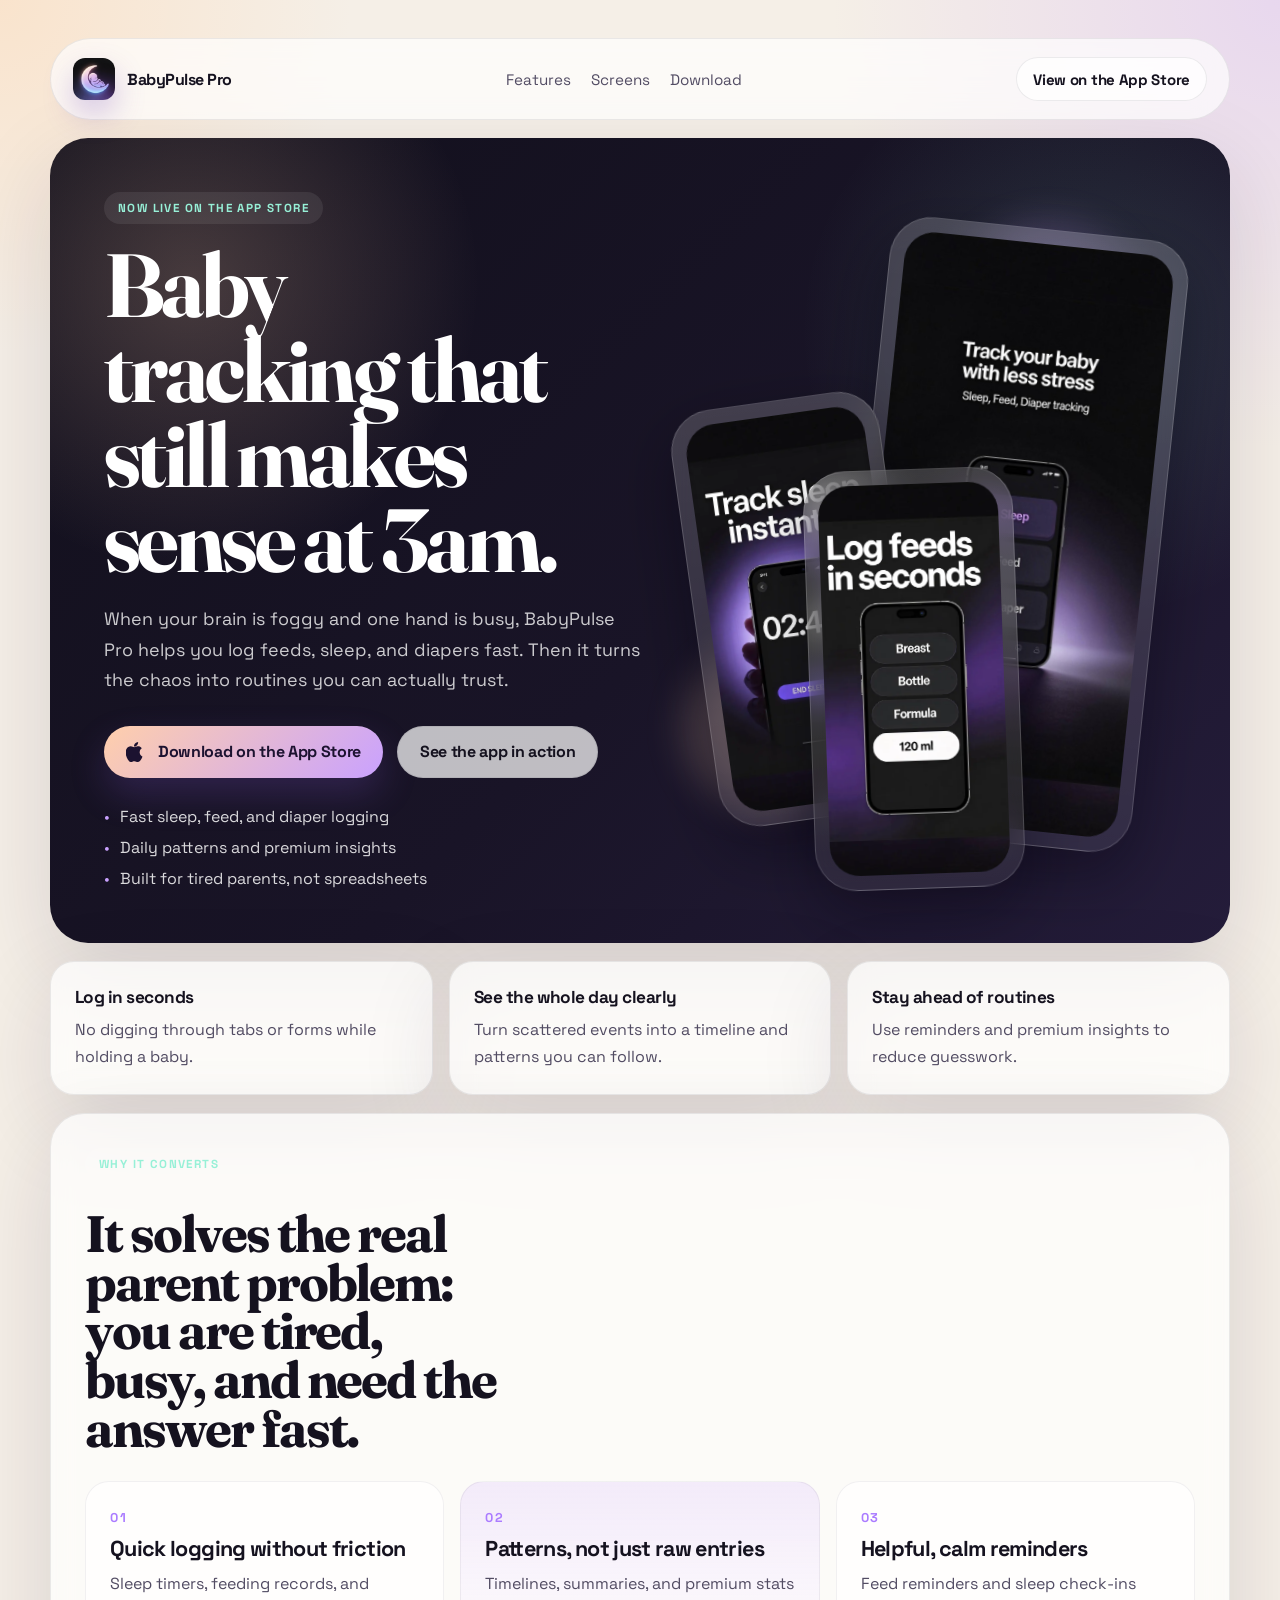
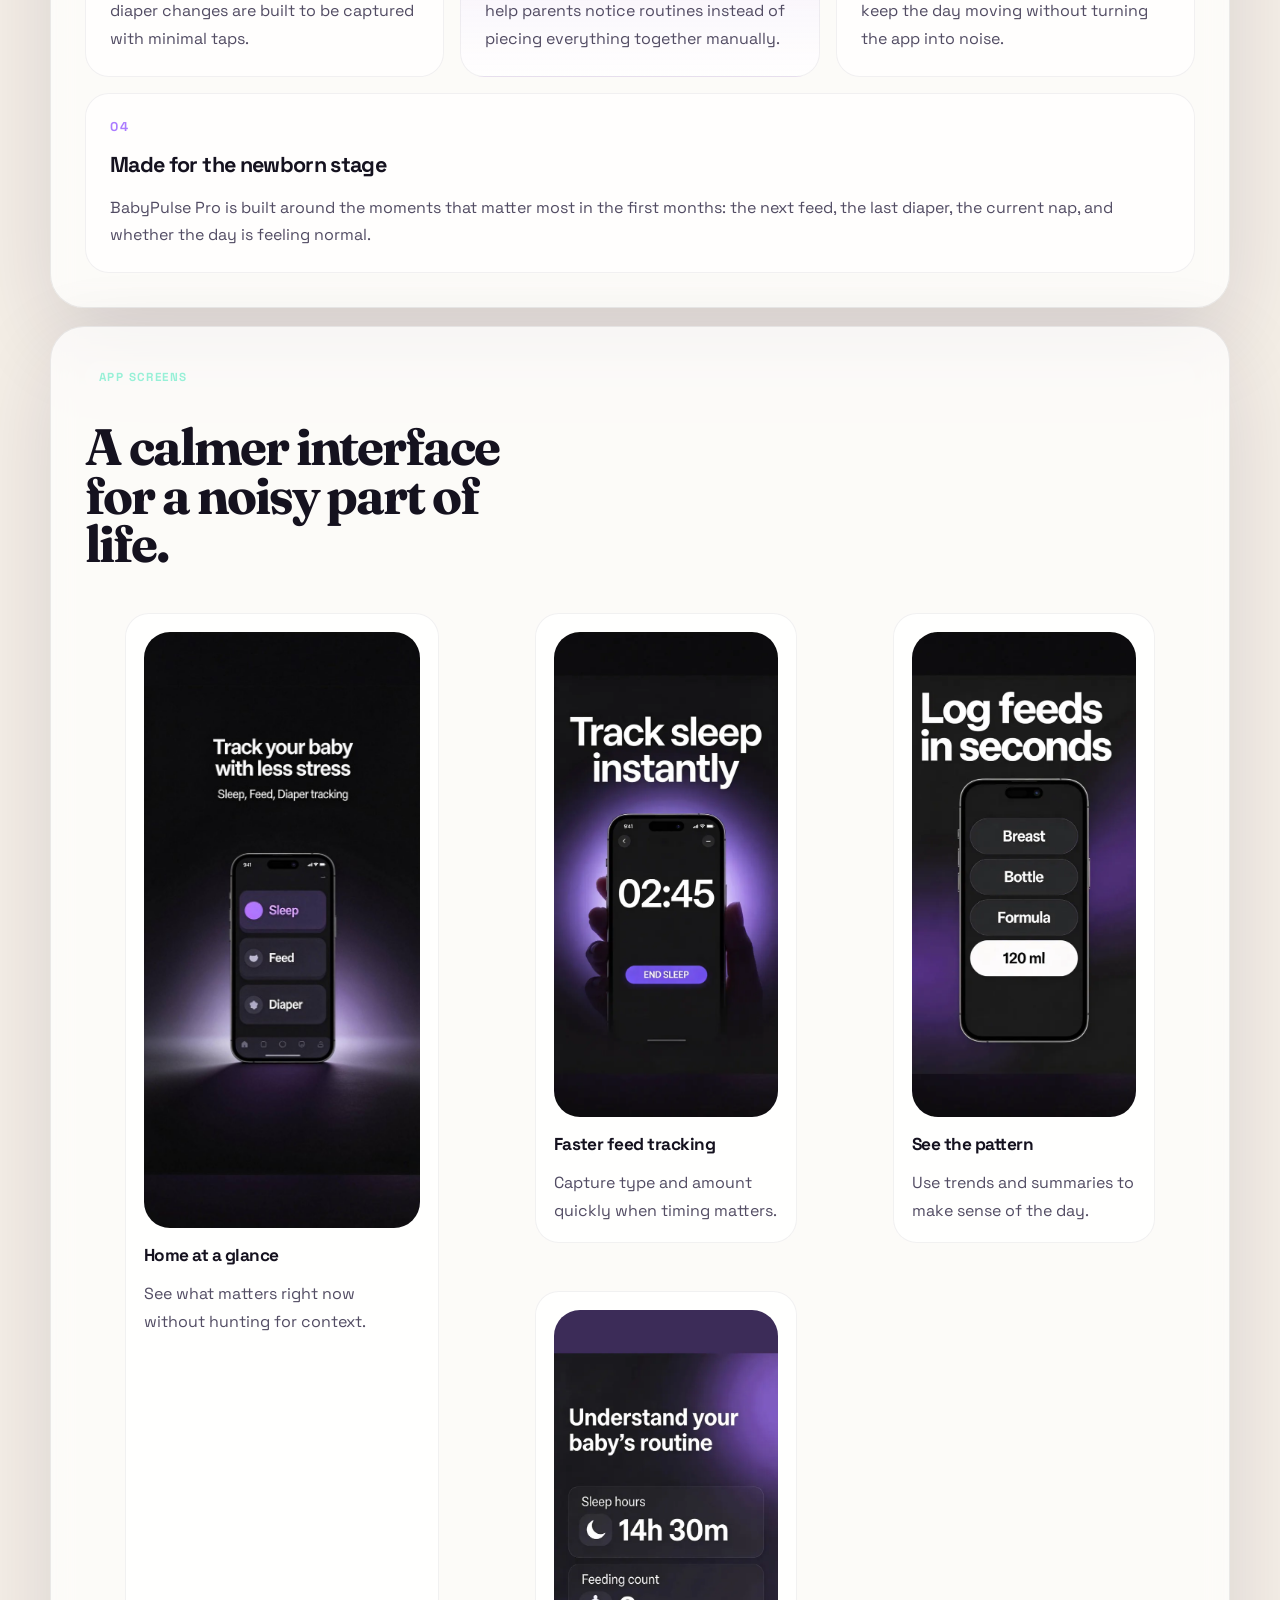
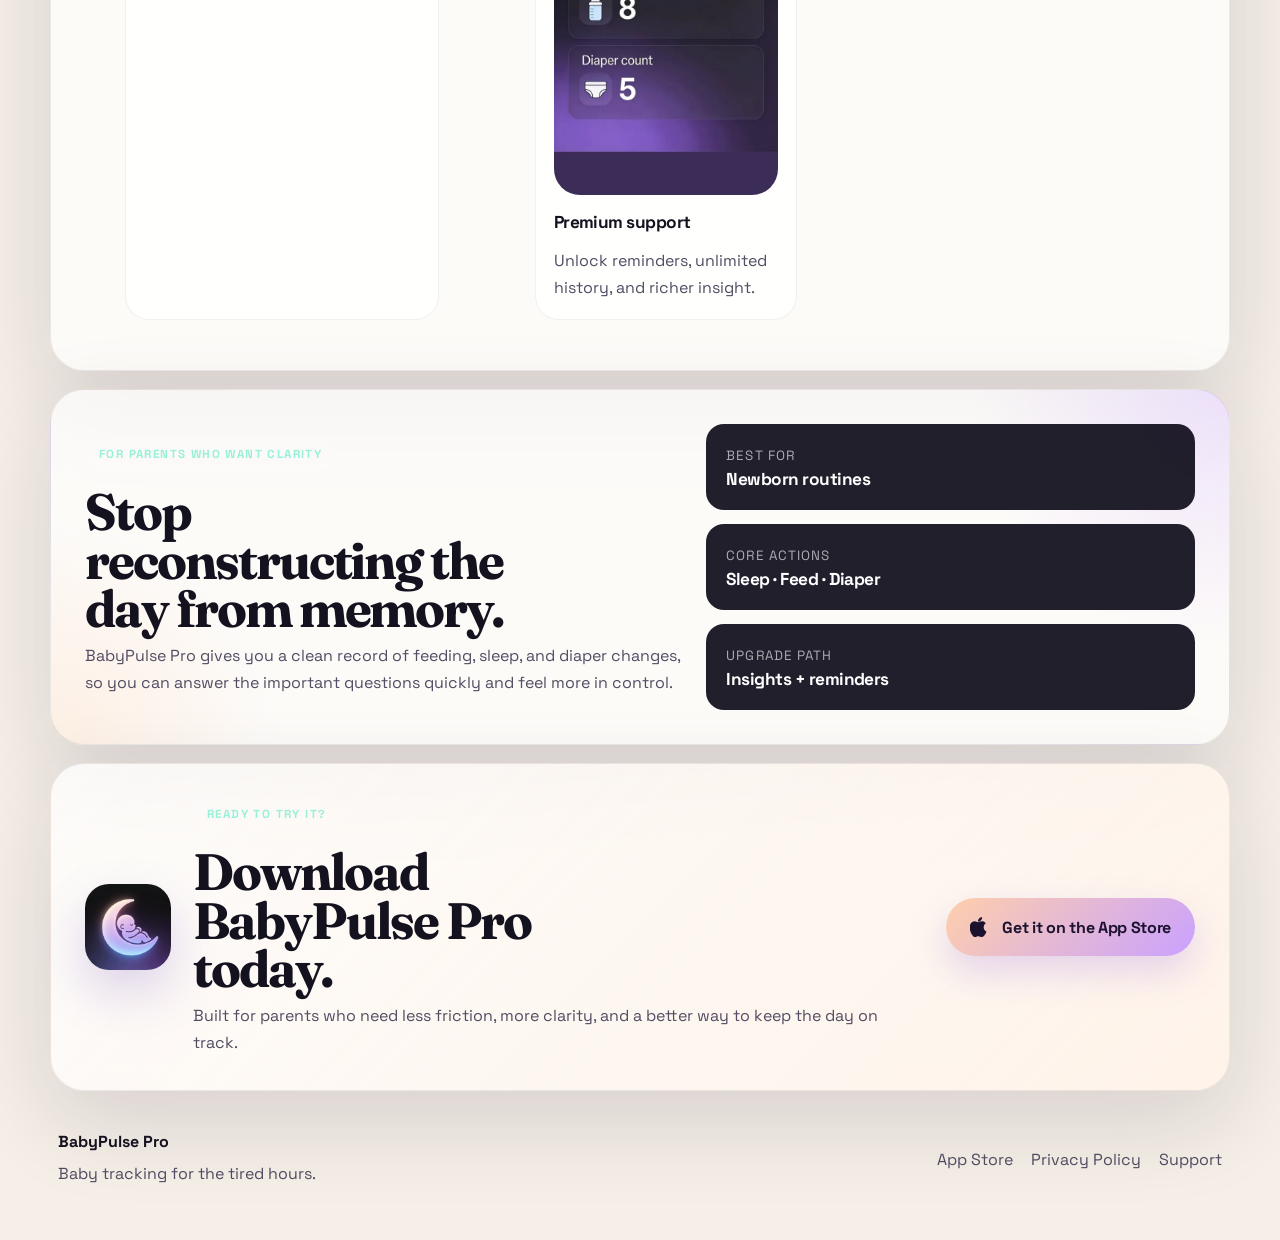
<file: site/index.html>
<!doctype html>
<html lang="en">
<head>
  <meta charset="utf-8">
  <meta name="viewport" content="width=device-width, initial-scale=1">
  <title>BabyPulse Pro | Baby tracking that still makes sense at 3am</title>
  <meta name="description" content="Track feeds, sleep, and diapers in seconds. BabyPulse Pro helps parents stay organized during newborn chaos with quick logging, reminders, and clear daily patterns.">
  <meta property="og:title" content="BabyPulse Pro">
  <meta property="og:description" content="Baby tracking that still makes sense at 3am.">
  <meta property="og:type" content="website">
  <meta property="og:image" content="./assets/brand/app-icon.png">
  <meta name="theme-color" content="#12101c">
  <link rel="preconnect" href="https://fonts.googleapis.com">
  <link rel="preconnect" href="https://fonts.gstatic.com" crossorigin>
  <link href="https://fonts.googleapis.com/css2?family=Fraunces:opsz,wght@9..144,600;9..144,700&family=Space+Grotesk:wght@400;500;700&display=swap" rel="stylesheet">
  <link rel="stylesheet" href="./styles.css">
</head>
<body>
  <div class="page-shell">
    <header class="site-header">
      <a class="brand" href="#top" aria-label="BabyPulse Pro home">
        <img src="./assets/brand/app-icon.png" alt="BabyPulse Pro app icon">
        <span>BabyPulse Pro</span>
      </a>

      <nav class="site-nav" aria-label="Primary">
        <a href="#features">Features</a>
        <a href="#screens">Screens</a>
        <a href="#download">Download</a>
      </nav>

      <a class="button button-small button-ghost" href="https://apps.apple.com/us/app/babypulse-pro/id6761285904" target="_blank" rel="noreferrer">
        <span>View on the App Store</span>
      </a>
    </header>

    <main id="top">
      <section class="hero">
        <div class="hero-copy">
          <div class="eyebrow">Now live on the App Store</div>
          <h1>Baby tracking that still makes sense at 3am.</h1>
          <p class="hero-text">
            When your brain is foggy and one hand is busy, BabyPulse Pro helps you log feeds, sleep,
            and diapers fast. Then it turns the chaos into routines you can actually trust.
          </p>

          <div class="hero-actions">
            <a class="button button-primary" href="https://apps.apple.com/us/app/babypulse-pro/id6761285904" target="_blank" rel="noreferrer">
              <svg viewBox="0 0 24 24" aria-hidden="true">
                <path d="M16.365 12.29c-.03-3.114 2.546-4.61 2.663-4.683-1.455-2.129-3.718-2.42-4.511-2.453-1.916-.194-3.741 1.124-4.718 1.124-.984 0-2.465-1.095-4.086-1.063-2.086.032-4.04 1.24-5.112 3.111-2.212 3.83-.562 9.461 1.558 12.556 1.058 1.516 2.293 3.206 3.908 3.146 1.579-.066 2.17-1.007 4.08-1.007 1.892 0 2.445 1.007 4.095.968 1.696-.028 2.765-1.52 3.786-3.05 1.223-1.739 1.714-3.455 1.733-3.544-.039-.013-3.303-1.267-3.396-5.105Zm-3.101-8.474c.849-1.033 1.43-2.435 1.268-3.816-1.229.054-2.767.85-3.652 1.858-.783.889-1.482 2.346-1.302 3.675 1.38.103 2.778-.695 3.686-1.717Z"></path>
              </svg>
              <span>Download on the App Store</span>
            </a>

            <a class="button button-secondary" href="#screens">
              <span>See the app in action</span>
            </a>
          </div>

          <ul class="hero-points" aria-label="Top benefits">
            <li>Fast sleep, feed, and diaper logging</li>
            <li>Daily patterns and premium insights</li>
            <li>Built for tired parents, not spreadsheets</li>
          </ul>
        </div>

        <div class="hero-visual" aria-hidden="true">
          <div class="orb orb-one"></div>
          <div class="orb orb-two"></div>
          <div class="phone-stack">
            <figure class="phone phone-main">
              <img src="./assets/screenshots/home.jpg" alt="BabyPulse Pro home screen">
            </figure>
            <figure class="phone phone-side phone-left">
              <img src="./assets/screenshots/feed.webp" alt="BabyPulse Pro feed logging screen">
            </figure>
            <figure class="phone phone-side phone-right">
              <img src="./assets/screenshots/stats.webp" alt="BabyPulse Pro stats screen">
            </figure>
          </div>
        </div>
      </section>

      <section class="proof-strip" aria-label="Why parents use BabyPulse Pro">
        <article>
          <strong>Log in seconds</strong>
          <p>No digging through tabs or forms while holding a baby.</p>
        </article>
        <article>
          <strong>See the whole day clearly</strong>
          <p>Turn scattered events into a timeline and patterns you can follow.</p>
        </article>
        <article>
          <strong>Stay ahead of routines</strong>
          <p>Use reminders and premium insights to reduce guesswork.</p>
        </article>
      </section>

      <section class="feature-section" id="features">
        <div class="section-heading">
          <div class="eyebrow">Why it converts</div>
          <h2>It solves the real parent problem: you are tired, busy, and need the answer fast.</h2>
        </div>

        <div class="feature-grid">
          <article class="feature-card">
            <span class="feature-kicker">01</span>
            <h3>Quick logging without friction</h3>
            <p>Sleep timers, feeding records, and diaper changes are built to be captured with minimal taps.</p>
          </article>

          <article class="feature-card feature-card-accent">
            <span class="feature-kicker">02</span>
            <h3>Patterns, not just raw entries</h3>
            <p>Timelines, summaries, and premium stats help parents notice routines instead of piecing everything together manually.</p>
          </article>

          <article class="feature-card">
            <span class="feature-kicker">03</span>
            <h3>Helpful, calm reminders</h3>
            <p>Feed reminders and sleep check-ins keep the day moving without turning the app into noise.</p>
          </article>

          <article class="feature-card feature-card-wide">
            <span class="feature-kicker">04</span>
            <h3>Made for the newborn stage</h3>
            <p>
              BabyPulse Pro is built around the moments that matter most in the first months: the next feed,
              the last diaper, the current nap, and whether the day is feeling normal.
            </p>
          </article>
        </div>
      </section>

      <section class="screens-section" id="screens">
        <div class="section-heading">
          <div class="eyebrow">App Screens</div>
          <h2>A calmer interface for a noisy part of life.</h2>
        </div>

        <div class="screens-grid">
          <figure class="screen-card screen-card-tall">
            <img src="./assets/screenshots/home.jpg" alt="BabyPulse Pro timeline and home experience">
            <figcaption>
              <strong>Home at a glance</strong>
              <span>See what matters right now without hunting for context.</span>
            </figcaption>
          </figure>

          <figure class="screen-card">
            <img src="./assets/screenshots/feed.webp" alt="BabyPulse Pro feed screen">
            <figcaption>
              <strong>Faster feed tracking</strong>
              <span>Capture type and amount quickly when timing matters.</span>
            </figcaption>
          </figure>

          <figure class="screen-card">
            <img src="./assets/screenshots/stats.webp" alt="BabyPulse Pro stats screen">
            <figcaption>
              <strong>See the pattern</strong>
              <span>Use trends and summaries to make sense of the day.</span>
            </figcaption>
          </figure>

          <figure class="screen-card">
            <img src="./assets/screenshots/reminders.webp" alt="BabyPulse Pro reminders and premium screen">
            <figcaption>
              <strong>Premium support</strong>
              <span>Unlock reminders, unlimited history, and richer insight.</span>
            </figcaption>
          </figure>
        </div>
      </section>

      <section class="highlight-band">
        <div class="highlight-copy">
          <div class="eyebrow">For parents who want clarity</div>
          <h2>Stop reconstructing the day from memory.</h2>
          <p>
            BabyPulse Pro gives you a clean record of feeding, sleep, and diaper changes, so you can answer
            the important questions quickly and feel more in control.
          </p>
        </div>

        <div class="highlight-panel">
          <div class="mini-stat">
            <span class="mini-stat-label">Best for</span>
            <strong>Newborn routines</strong>
          </div>
          <div class="mini-stat">
            <span class="mini-stat-label">Core actions</span>
            <strong>Sleep · Feed · Diaper</strong>
          </div>
          <div class="mini-stat">
            <span class="mini-stat-label">Upgrade path</span>
            <strong>Insights + reminders</strong>
          </div>
        </div>
      </section>

      <section class="download-section" id="download">
        <div class="download-card">
          <img class="download-icon" src="./assets/brand/app-icon.png" alt="BabyPulse Pro icon">
          <div class="download-copy">
            <div class="eyebrow">Ready to try it?</div>
            <h2>Download BabyPulse Pro today.</h2>
            <p>Built for parents who need less friction, more clarity, and a better way to keep the day on track.</p>
          </div>

          <a class="button button-primary button-large" href="https://apps.apple.com/us/app/babypulse-pro/id6761285904" target="_blank" rel="noreferrer">
            <svg viewBox="0 0 24 24" aria-hidden="true">
              <path d="M16.365 12.29c-.03-3.114 2.546-4.61 2.663-4.683-1.455-2.129-3.718-2.42-4.511-2.453-1.916-.194-3.741 1.124-4.718 1.124-.984 0-2.465-1.095-4.086-1.063-2.086.032-4.04 1.24-5.112 3.111-2.212 3.83-.562 9.461 1.558 12.556 1.058 1.516 2.293 3.206 3.908 3.146 1.579-.066 2.17-1.007 4.08-1.007 1.892 0 2.445 1.007 4.095.968 1.696-.028 2.765-1.52 3.786-3.05 1.223-1.739 1.714-3.455 1.733-3.544-.039-.013-3.303-1.267-3.396-5.105Zm-3.101-8.474c.849-1.033 1.43-2.435 1.268-3.816-1.229.054-2.767.85-3.652 1.858-.783.889-1.482 2.346-1.302 3.675 1.38.103 2.778-.695 3.686-1.717Z"></path>
            </svg>
            <span>Get it on the App Store</span>
          </a>
        </div>
      </section>
    </main>

    <footer class="site-footer">
      <div>
        <strong>BabyPulse Pro</strong>
        <p>Baby tracking for the tired hours.</p>
      </div>

      <div class="footer-links">
        <a href="https://apps.apple.com/us/app/babypulse-pro/id6761285904" target="_blank" rel="noreferrer">App Store</a>
        <a href="https://zhanjianping88.github.io/BabyPulse/privacy-policy.html" target="_blank" rel="noreferrer">Privacy Policy</a>
        <a href="https://zhanjianping88.github.io/BabyPulse/support.html" target="_blank" rel="noreferrer">Support</a>
      </div>
    </footer>
  </div>
</body>
</html>
</file>
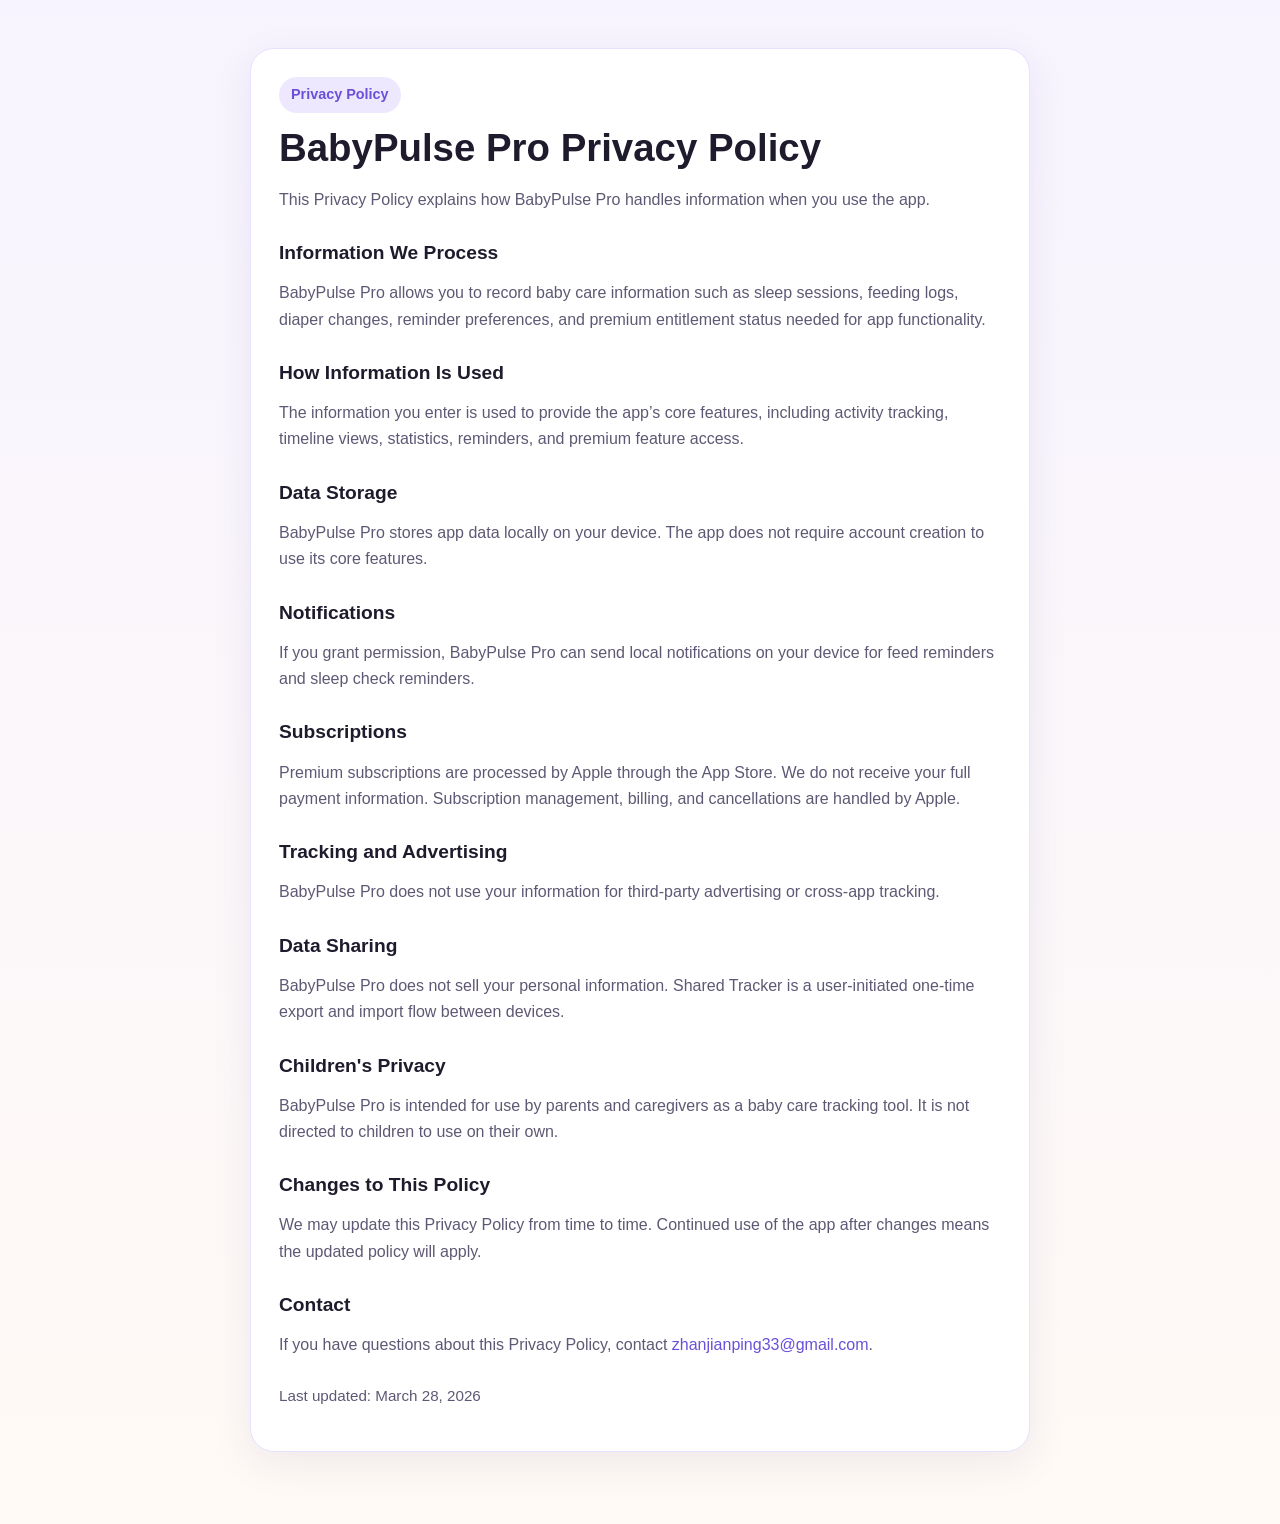
<file: docs/privacy-policy.html>
<!doctype html>
<html lang="en">
<head>
  <meta charset="utf-8">
  <meta name="viewport" content="width=device-width, initial-scale=1">
  <title>BabyPulse Pro Privacy Policy</title>
  <style>
    :root {
      color-scheme: light;
      --bg: #f6f3ff;
      --card: #ffffff;
      --text: #1f1b2d;
      --muted: #5f5874;
      --accent: #6a50d8;
      --border: #e8e1ff;
    }

    * { box-sizing: border-box; }

    body {
      margin: 0;
      font-family: -apple-system, BlinkMacSystemFont, "Segoe UI", sans-serif;
      background: linear-gradient(180deg, #f7f4ff 0%, #fffaf5 100%);
      color: var(--text);
      line-height: 1.65;
    }

    .wrap {
      max-width: 820px;
      margin: 0 auto;
      padding: 48px 20px 72px;
    }

    .card {
      background: var(--card);
      border: 1px solid var(--border);
      border-radius: 24px;
      padding: 28px;
      box-shadow: 0 12px 40px rgba(50, 31, 115, 0.08);
    }

    h1, h2 { line-height: 1.2; }
    h1 { margin: 0 0 12px; font-size: 2.4rem; }
    h2 { margin-top: 28px; font-size: 1.2rem; }
    p, li { color: var(--muted); }
    a { color: var(--accent); text-decoration: none; }
    ul { padding-left: 20px; }
    .eyebrow {
      display: inline-block;
      margin-bottom: 12px;
      padding: 6px 12px;
      border-radius: 999px;
      background: #eee8ff;
      color: var(--accent);
      font-weight: 600;
      font-size: 0.9rem;
    }
    .footer {
      margin-top: 24px;
      font-size: 0.95rem;
      color: var(--muted);
    }
  </style>
</head>
<body>
  <main class="wrap">
    <section class="card">
      <div class="eyebrow">Privacy Policy</div>
      <h1>BabyPulse Pro Privacy Policy</h1>
      <p>This Privacy Policy explains how BabyPulse Pro handles information when you use the app.</p>

      <h2>Information We Process</h2>
      <p>BabyPulse Pro allows you to record baby care information such as sleep sessions, feeding logs, diaper changes, reminder preferences, and premium entitlement status needed for app functionality.</p>

      <h2>How Information Is Used</h2>
      <p>The information you enter is used to provide the app’s core features, including activity tracking, timeline views, statistics, reminders, and premium feature access.</p>

      <h2>Data Storage</h2>
      <p>BabyPulse Pro stores app data locally on your device. The app does not require account creation to use its core features.</p>

      <h2>Notifications</h2>
      <p>If you grant permission, BabyPulse Pro can send local notifications on your device for feed reminders and sleep check reminders.</p>

      <h2>Subscriptions</h2>
      <p>Premium subscriptions are processed by Apple through the App Store. We do not receive your full payment information. Subscription management, billing, and cancellations are handled by Apple.</p>

      <h2>Tracking and Advertising</h2>
      <p>BabyPulse Pro does not use your information for third-party advertising or cross-app tracking.</p>

      <h2>Data Sharing</h2>
      <p>BabyPulse Pro does not sell your personal information. Shared Tracker is a user-initiated one-time export and import flow between devices.</p>

      <h2>Children's Privacy</h2>
      <p>BabyPulse Pro is intended for use by parents and caregivers as a baby care tracking tool. It is not directed to children to use on their own.</p>

      <h2>Changes to This Policy</h2>
      <p>We may update this Privacy Policy from time to time. Continued use of the app after changes means the updated policy will apply.</p>

      <h2>Contact</h2>
      <p>If you have questions about this Privacy Policy, contact <a href="mailto:zhanjianping33@gmail.com">zhanjianping33@gmail.com</a>.</p>

      <p class="footer">Last updated: March 28, 2026</p>
    </section>
  </main>
</body>
</html>
</file>
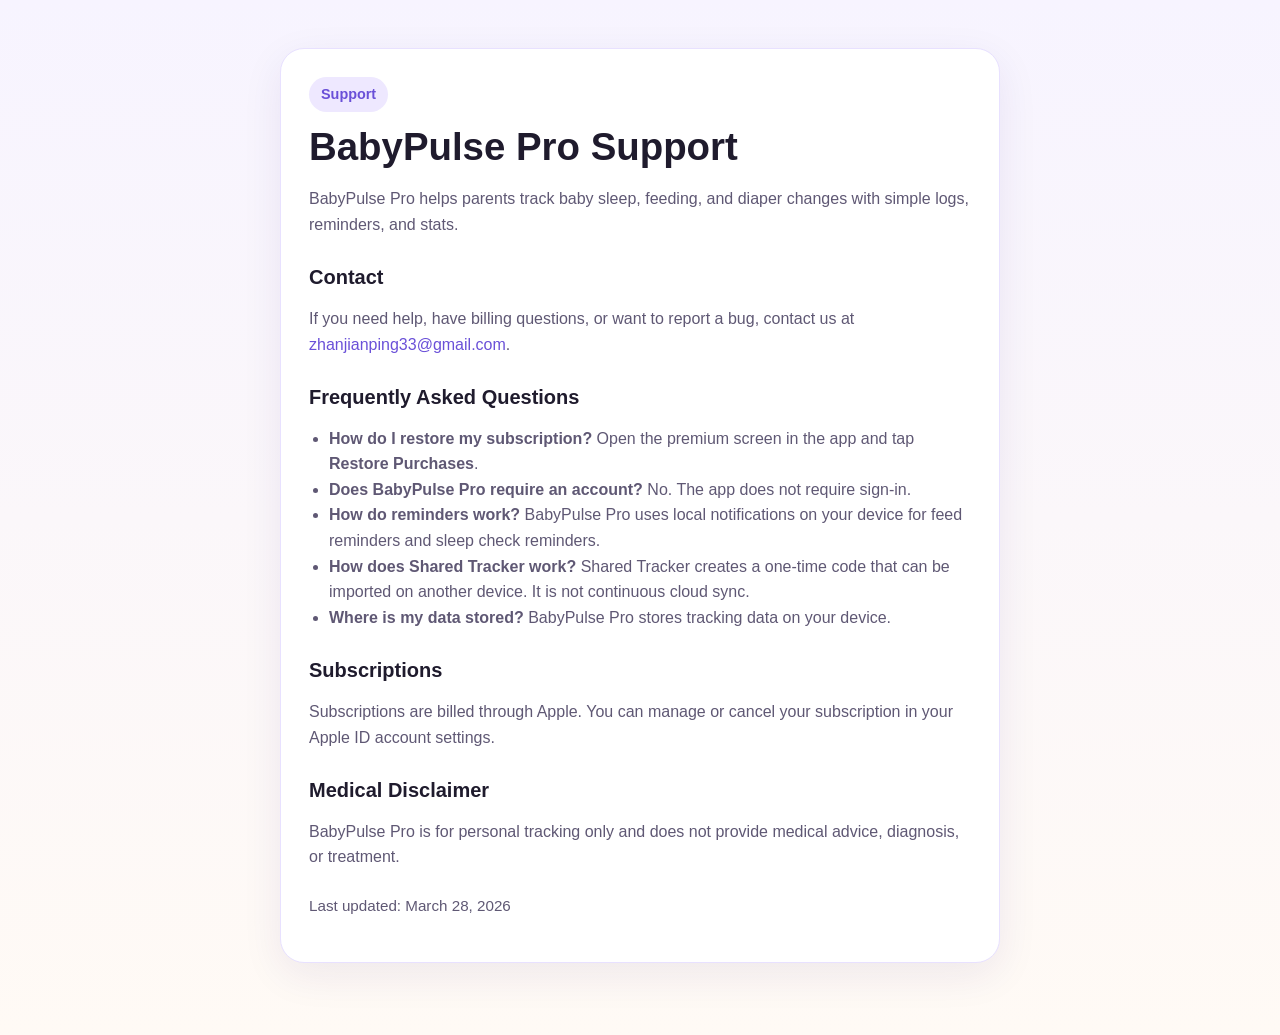
<file: docs/support.html>
<!doctype html>
<html lang="en">
<head>
  <meta charset="utf-8">
  <meta name="viewport" content="width=device-width, initial-scale=1">
  <title>BabyPulse Pro Support</title>
  <style>
    :root {
      color-scheme: light;
      --bg: #f6f3ff;
      --card: #ffffff;
      --text: #1f1b2d;
      --muted: #5f5874;
      --accent: #6a50d8;
      --border: #e8e1ff;
    }

    * { box-sizing: border-box; }

    body {
      margin: 0;
      font-family: -apple-system, BlinkMacSystemFont, "Segoe UI", sans-serif;
      background: linear-gradient(180deg, #f7f4ff 0%, #fffaf5 100%);
      color: var(--text);
      line-height: 1.6;
    }

    .wrap {
      max-width: 760px;
      margin: 0 auto;
      padding: 48px 20px 72px;
    }

    .card {
      background: var(--card);
      border: 1px solid var(--border);
      border-radius: 24px;
      padding: 28px;
      box-shadow: 0 12px 40px rgba(50, 31, 115, 0.08);
    }

    h1, h2 { line-height: 1.2; }
    h1 { margin: 0 0 12px; font-size: 2.4rem; }
    h2 { margin-top: 28px; font-size: 1.25rem; }
    p, li { color: var(--muted); }
    a { color: var(--accent); text-decoration: none; }
    ul { padding-left: 20px; }
    .eyebrow {
      display: inline-block;
      margin-bottom: 12px;
      padding: 6px 12px;
      border-radius: 999px;
      background: #eee8ff;
      color: var(--accent);
      font-weight: 600;
      font-size: 0.9rem;
    }
    .footer {
      margin-top: 24px;
      font-size: 0.95rem;
      color: var(--muted);
    }
  </style>
</head>
<body>
  <main class="wrap">
    <section class="card">
      <div class="eyebrow">Support</div>
      <h1>BabyPulse Pro Support</h1>
      <p>BabyPulse Pro helps parents track baby sleep, feeding, and diaper changes with simple logs, reminders, and stats.</p>

      <h2>Contact</h2>
      <p>If you need help, have billing questions, or want to report a bug, contact us at <a href="mailto:zhanjianping33@gmail.com">zhanjianping33@gmail.com</a>.</p>

      <h2>Frequently Asked Questions</h2>
      <ul>
        <li><strong>How do I restore my subscription?</strong> Open the premium screen in the app and tap <strong>Restore Purchases</strong>.</li>
        <li><strong>Does BabyPulse Pro require an account?</strong> No. The app does not require sign-in.</li>
        <li><strong>How do reminders work?</strong> BabyPulse Pro uses local notifications on your device for feed reminders and sleep check reminders.</li>
        <li><strong>How does Shared Tracker work?</strong> Shared Tracker creates a one-time code that can be imported on another device. It is not continuous cloud sync.</li>
        <li><strong>Where is my data stored?</strong> BabyPulse Pro stores tracking data on your device.</li>
      </ul>

      <h2>Subscriptions</h2>
      <p>Subscriptions are billed through Apple. You can manage or cancel your subscription in your Apple ID account settings.</p>

      <h2>Medical Disclaimer</h2>
      <p>BabyPulse Pro is for personal tracking only and does not provide medical advice, diagnosis, or treatment.</p>

      <p class="footer">Last updated: March 28, 2026</p>
    </section>
  </main>
</body>
</html>
</file>
<file: site/styles.css>
:root {
  --bg: #f5efe7;
  --ink: #15121f;
  --ink-soft: #524c63;
  --surface: rgba(255, 255, 255, 0.78);
  --surface-strong: #ffffff;
  --line: rgba(22, 17, 36, 0.08);
  --hero: #12101c;
  --hero-soft: #211a38;
  --accent: #c9a1ff;
  --accent-strong: #ab7cff;
  --mint: #97f0d7;
  --peach: #ffcfab;
  --shadow: 0 30px 90px rgba(33, 22, 57, 0.14);
  --radius-xl: 32px;
  --radius-lg: 24px;
  --radius-md: 18px;
}

* {
  box-sizing: border-box;
}

html {
  scroll-behavior: smooth;
}

body {
  margin: 0;
  font-family: "Space Grotesk", sans-serif;
  color: var(--ink);
  background:
    radial-gradient(circle at top left, rgba(255, 215, 176, 0.48), transparent 22rem),
    radial-gradient(circle at top right, rgba(201, 161, 255, 0.3), transparent 28rem),
    var(--bg);
}

img {
  max-width: 100%;
  display: block;
}

a {
  color: inherit;
  text-decoration: none;
}

.page-shell {
  width: min(1180px, calc(100% - 32px));
  margin: 0 auto;
  padding: 20px 0 40px;
}

.site-header,
.hero,
.proof-strip,
.feature-section,
.screens-section,
.highlight-band,
.download-section,
.site-footer {
  margin-top: 18px;
}

.site-header {
  display: flex;
  align-items: center;
  justify-content: space-between;
  gap: 18px;
  padding: 18px 22px;
  border: 1px solid var(--line);
  border-radius: 999px;
  background: rgba(255, 255, 255, 0.68);
  backdrop-filter: blur(16px);
  position: sticky;
  top: 14px;
  z-index: 10;
}

.brand {
  display: inline-flex;
  align-items: center;
  gap: 12px;
  font-weight: 700;
  letter-spacing: -0.03em;
}

.brand img {
  width: 42px;
  height: 42px;
  border-radius: 12px;
  box-shadow: 0 14px 30px rgba(112, 73, 190, 0.28);
}

.site-nav {
  display: inline-flex;
  gap: 20px;
  color: var(--ink-soft);
  font-size: 0.95rem;
}

.site-nav a:hover,
.footer-links a:hover {
  color: var(--ink);
}

.button {
  display: inline-flex;
  align-items: center;
  justify-content: center;
  gap: 12px;
  min-height: 52px;
  padding: 0 22px;
  border-radius: 999px;
  font-weight: 700;
  letter-spacing: -0.02em;
  transition: transform 180ms ease, box-shadow 180ms ease, background 180ms ease;
}

.button:hover {
  transform: translateY(-1px);
}

.button svg {
  width: 20px;
  height: 20px;
  fill: currentColor;
}

.button-small {
  min-height: 44px;
  padding: 0 16px;
  font-size: 0.94rem;
}

.button-large {
  min-height: 58px;
  padding: 0 24px;
}

.button-primary {
  color: #1c1230;
  background: linear-gradient(135deg, var(--peach), var(--accent));
  box-shadow: 0 16px 36px rgba(137, 93, 219, 0.22);
}

.button-secondary,
.button-ghost {
  color: var(--ink);
  background: rgba(255, 255, 255, 0.72);
  border: 1px solid var(--line);
}

.hero {
  position: relative;
  overflow: hidden;
  display: grid;
  grid-template-columns: 1.05fr 0.95fr;
  gap: 36px;
  padding: 54px;
  border-radius: calc(var(--radius-xl) + 6px);
  background:
    radial-gradient(circle at 12% 18%, rgba(255, 207, 171, 0.22), transparent 18rem),
    radial-gradient(circle at 88% 24%, rgba(151, 240, 215, 0.14), transparent 18rem),
    linear-gradient(135deg, #12101c 0%, #191427 56%, #241c3a 100%);
  color: white;
  box-shadow: var(--shadow);
}

.hero h1,
.section-heading h2,
.highlight-copy h2,
.download-copy h2 {
  margin: 0;
  font-family: "Fraunces", serif;
  letter-spacing: -0.04em;
  line-height: 0.95;
}

.hero h1 {
  font-size: clamp(3.3rem, 7vw, 6.4rem);
  max-width: 8ch;
}

.hero-copy {
  position: relative;
  z-index: 1;
}

.hero-text {
  max-width: 34rem;
  margin: 22px 0 0;
  font-size: 1.12rem;
  line-height: 1.7;
  color: rgba(255, 255, 255, 0.78);
}

.eyebrow {
  display: inline-flex;
  align-items: center;
  gap: 8px;
  margin-bottom: 18px;
  padding: 9px 14px;
  border-radius: 999px;
  background: rgba(255, 255, 255, 0.08);
  color: var(--mint);
  text-transform: uppercase;
  font-size: 0.73rem;
  font-weight: 700;
  letter-spacing: 0.12em;
}

.hero-actions {
  display: flex;
  flex-wrap: wrap;
  gap: 14px;
  margin-top: 30px;
}

.hero-points {
  display: grid;
  gap: 10px;
  margin: 28px 0 0;
  padding: 0;
  list-style: none;
  color: rgba(255, 255, 255, 0.84);
}

.hero-points li::before {
  content: "•";
  color: var(--accent);
  margin-right: 10px;
}

.hero-visual {
  position: relative;
  min-height: 620px;
}

.orb {
  position: absolute;
  border-radius: 999px;
  filter: blur(18px);
}

.orb-one {
  inset: 2rem 2rem auto auto;
  width: 12rem;
  height: 12rem;
  background: rgba(201, 161, 255, 0.24);
}

.orb-two {
  inset: auto auto 5rem 0;
  width: 10rem;
  height: 10rem;
  background: rgba(255, 207, 171, 0.22);
}

.phone-stack {
  position: absolute;
  inset: 0;
}

.phone {
  position: absolute;
  margin: 0;
  padding: 14px;
  border-radius: 42px;
  background: linear-gradient(180deg, rgba(255, 255, 255, 0.18), rgba(255, 255, 255, 0.08));
  border: 1px solid rgba(255, 255, 255, 0.16);
  backdrop-filter: blur(18px);
  box-shadow: 0 24px 60px rgba(5, 3, 13, 0.38);
}

.phone img {
  width: 100%;
  border-radius: 30px;
}

.phone-main {
  right: 3%;
  top: 5%;
  width: min(300px, 64%);
  transform: rotate(6deg);
}

.phone-side {
  width: min(210px, 46%);
}

.phone-left {
  left: 2%;
  bottom: 10%;
  transform: rotate(-8deg);
}

.phone-right {
  right: 32%;
  bottom: 0;
  transform: rotate(-2deg);
}

.proof-strip {
  display: grid;
  grid-template-columns: repeat(3, 1fr);
  gap: 16px;
}

.proof-strip article,
.feature-section,
.screens-section,
.download-card,
.highlight-band {
  border: 1px solid var(--line);
  background: rgba(255, 255, 255, 0.72);
  backdrop-filter: blur(12px);
  box-shadow: var(--shadow);
}

.proof-strip article {
  padding: 24px;
  border-radius: var(--radius-lg);
}

.proof-strip strong,
.screen-card strong,
.mini-stat strong {
  display: block;
  font-size: 1.08rem;
  letter-spacing: -0.03em;
}

.proof-strip p,
.feature-card p,
.screen-card span,
.highlight-copy p,
.download-copy p,
.site-footer p,
.mini-stat-label {
  margin: 8px 0 0;
  color: var(--ink-soft);
  line-height: 1.7;
}

.feature-section,
.screens-section,
.download-card,
.highlight-band {
  padding: 34px;
  border-radius: calc(var(--radius-xl) + 2px);
}

.section-heading {
  display: grid;
  gap: 12px;
  margin-bottom: 28px;
}

.section-heading h2,
.highlight-copy h2,
.download-copy h2 {
  font-size: clamp(2.2rem, 4vw, 4rem);
  max-width: 12ch;
}

.feature-grid {
  display: grid;
  grid-template-columns: repeat(3, 1fr);
  gap: 16px;
}

.feature-card {
  padding: 24px;
  border-radius: var(--radius-lg);
  background: rgba(255, 255, 255, 0.72);
  border: 1px solid rgba(22, 17, 36, 0.06);
}

.feature-card h3 {
  margin: 10px 0 0;
  font-size: 1.35rem;
  line-height: 1.15;
  letter-spacing: -0.03em;
}

.feature-kicker {
  color: var(--accent-strong);
  font-size: 0.8rem;
  font-weight: 700;
  letter-spacing: 0.12em;
}

.feature-card-accent {
  background: linear-gradient(180deg, rgba(201, 161, 255, 0.18), rgba(255, 255, 255, 0.8));
}

.feature-card-wide {
  grid-column: span 3;
  display: grid;
  gap: 8px;
}

.screens-grid {
  display: grid;
  grid-template-columns: 1.15fr 1fr 1fr;
  gap: 16px;
}

.screen-card {
  display: grid;
  align-content: start;
  gap: 16px;
  padding: 18px;
  border-radius: var(--radius-lg);
  background: rgba(255, 255, 255, 0.82);
  border: 1px solid rgba(22, 17, 36, 0.06);
}

.screen-card img {
  width: 100%;
  border-radius: 26px;
  background: #100d18;
}

.screen-card figcaption {
  display: grid;
  gap: 6px;
}

.screen-card-tall {
  grid-row: span 2;
}

.highlight-band {
  display: grid;
  grid-template-columns: 1.1fr 0.9fr;
  gap: 24px;
  align-items: center;
  background:
    radial-gradient(circle at top right, rgba(201, 161, 255, 0.28), transparent 16rem),
    radial-gradient(circle at bottom left, rgba(255, 207, 171, 0.28), transparent 14rem),
    rgba(255, 255, 255, 0.72);
}

.highlight-panel {
  display: grid;
  gap: 14px;
}

.mini-stat {
  padding: 20px;
  border-radius: var(--radius-md);
  background: rgba(21, 18, 31, 0.94);
  color: white;
}

.mini-stat-label {
  color: rgba(255, 255, 255, 0.62);
  font-size: 0.84rem;
  text-transform: uppercase;
  letter-spacing: 0.08em;
}

.download-card {
  display: grid;
  grid-template-columns: auto 1fr auto;
  align-items: center;
  gap: 22px;
  background: linear-gradient(135deg, rgba(255, 255, 255, 0.78), rgba(255, 243, 233, 0.94));
}

.download-icon {
  width: 86px;
  height: 86px;
  border-radius: 24px;
  box-shadow: 0 22px 48px rgba(111, 71, 187, 0.22);
}

.site-footer {
  display: flex;
  align-items: center;
  justify-content: space-between;
  gap: 20px;
  padding: 22px 8px 12px;
}

.footer-links {
  display: inline-flex;
  flex-wrap: wrap;
  gap: 18px;
  color: var(--ink-soft);
}

@media (max-width: 1080px) {
  .hero,
  .highlight-band,
  .download-card {
    grid-template-columns: 1fr;
  }

  .hero-visual {
    min-height: 540px;
  }

  .feature-grid,
  .screens-grid,
  .proof-strip {
    grid-template-columns: 1fr 1fr;
  }

  .feature-card-wide {
    grid-column: span 2;
  }

  .screen-card-tall {
    grid-row: auto;
  }

  .download-card {
    justify-items: start;
  }
}

@media (max-width: 760px) {
  .page-shell {
    width: min(100% - 20px, 100%);
    padding-top: 10px;
  }

  .site-header {
    border-radius: 26px;
    padding: 16px;
    flex-wrap: wrap;
    justify-content: center;
  }

  .site-nav {
    order: 3;
    width: 100%;
    justify-content: center;
  }

  .hero,
  .feature-section,
  .screens-section,
  .highlight-band,
  .download-card {
    padding: 24px;
  }

  .hero {
    gap: 22px;
  }

  .hero h1 {
    max-width: 100%;
  }

  .hero-visual {
    min-height: 480px;
  }

  .phone-main {
    right: 50%;
    width: min(250px, 72%);
    transform: translateX(50%) rotate(4deg);
  }

  .phone-left {
    left: 0;
    bottom: 2%;
  }

  .phone-right {
    right: 0;
    bottom: 6%;
  }

  .proof-strip,
  .feature-grid,
  .screens-grid {
    grid-template-columns: 1fr;
  }

  .feature-card-wide {
    grid-column: span 1;
  }

  .download-card {
    justify-items: stretch;
  }

  .site-footer {
    flex-direction: column;
    align-items: flex-start;
  }
}
</file>
